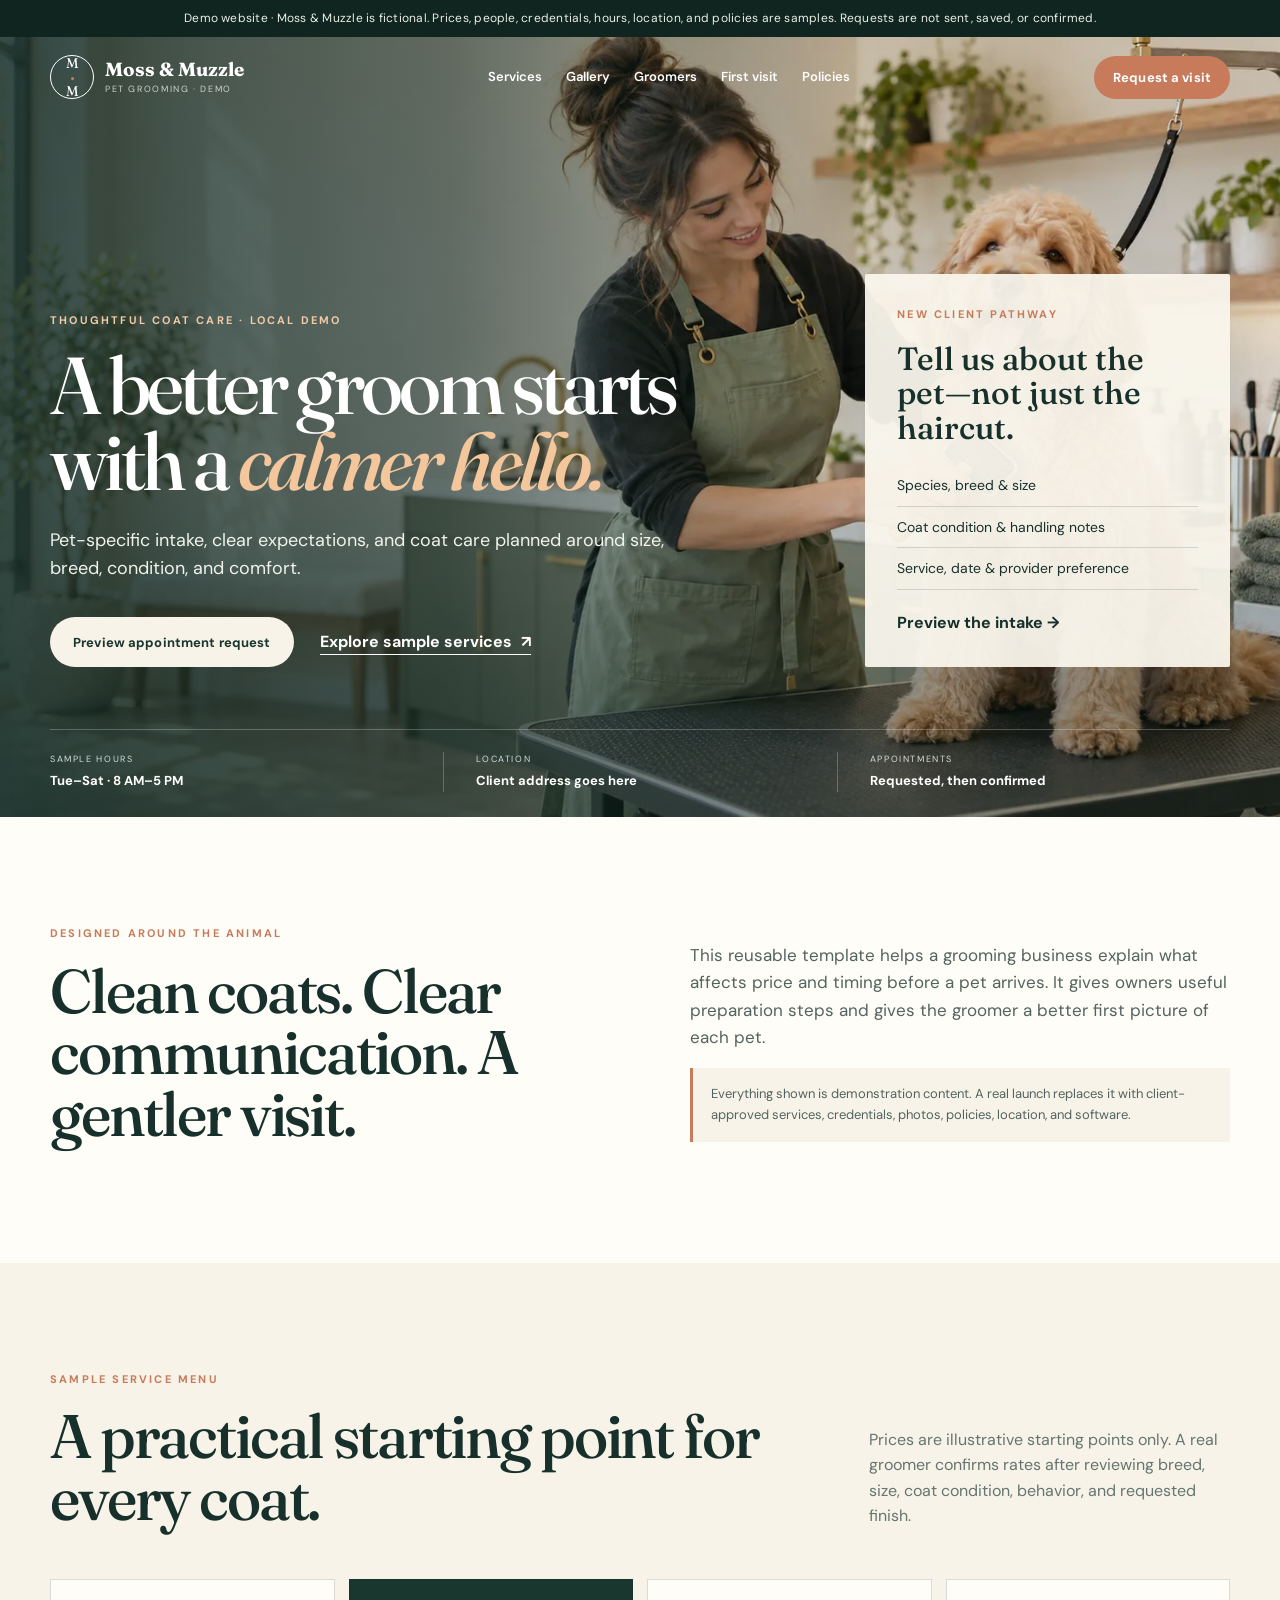
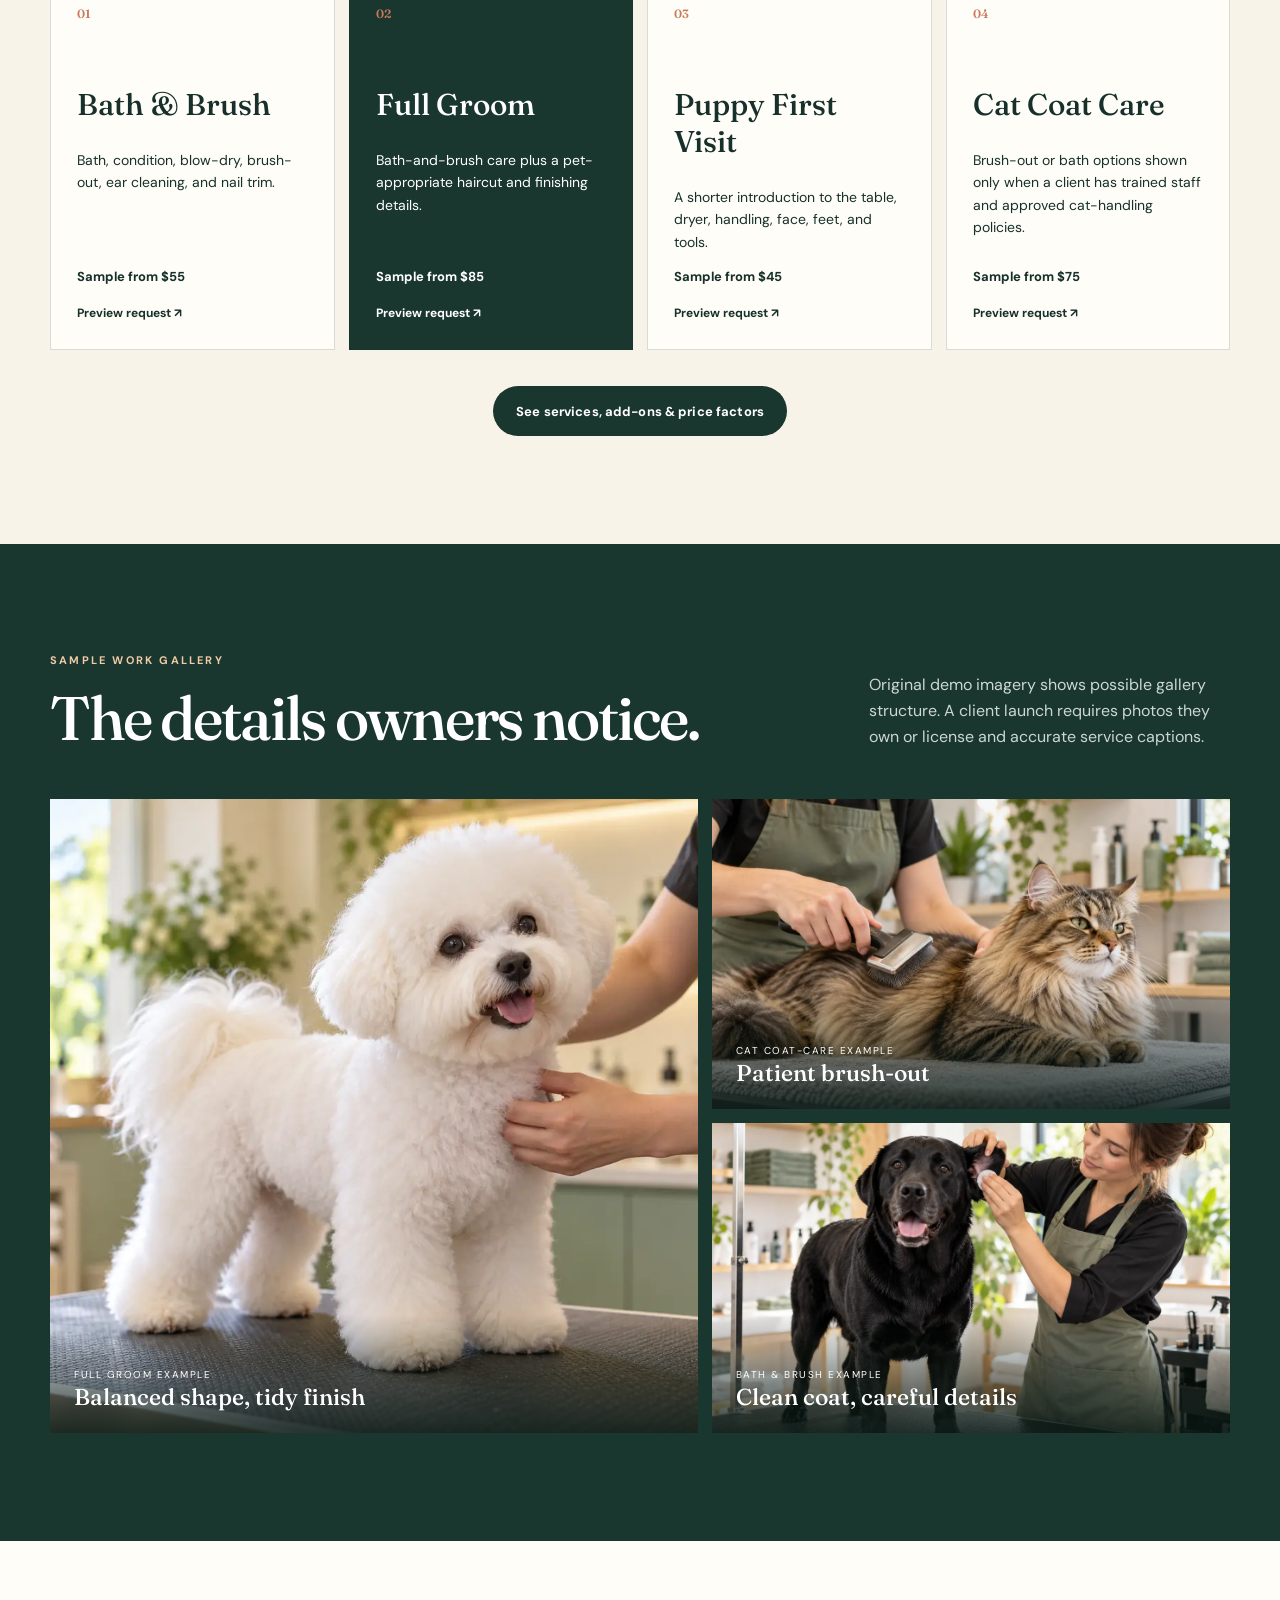
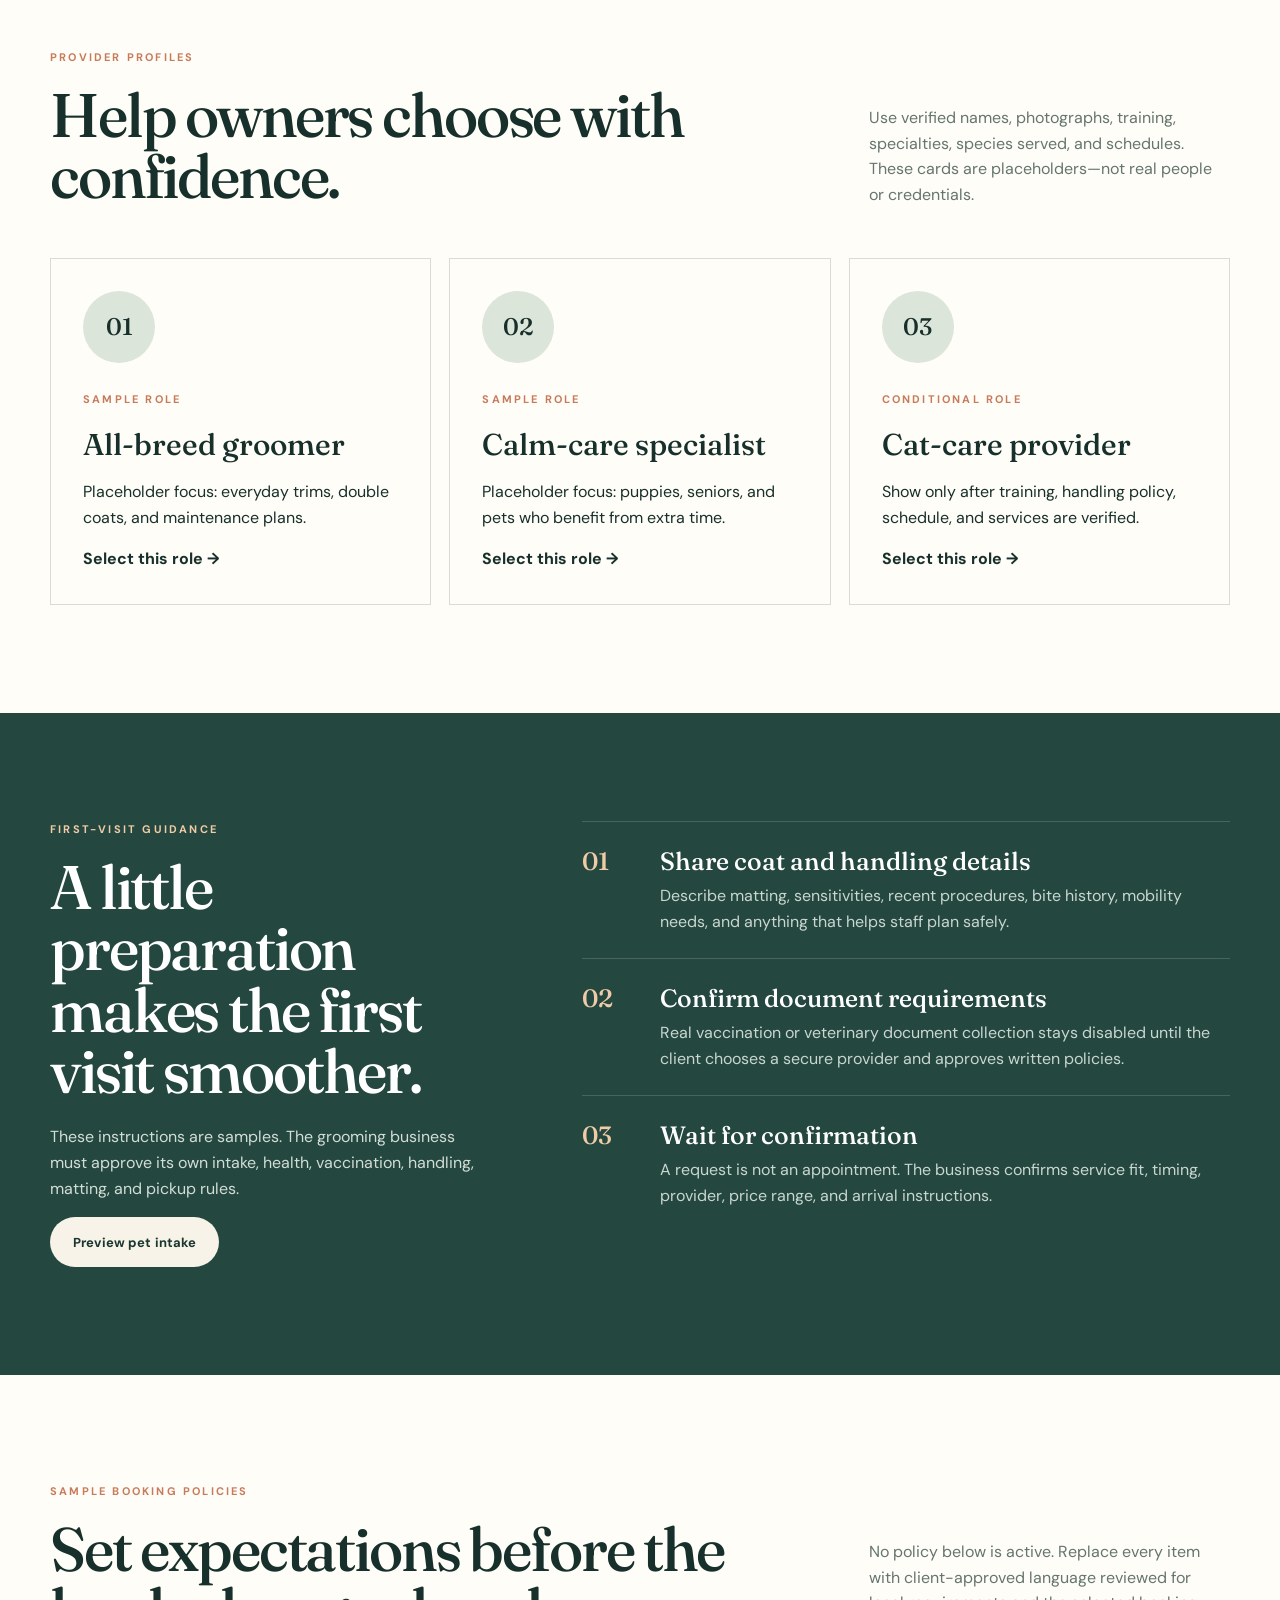
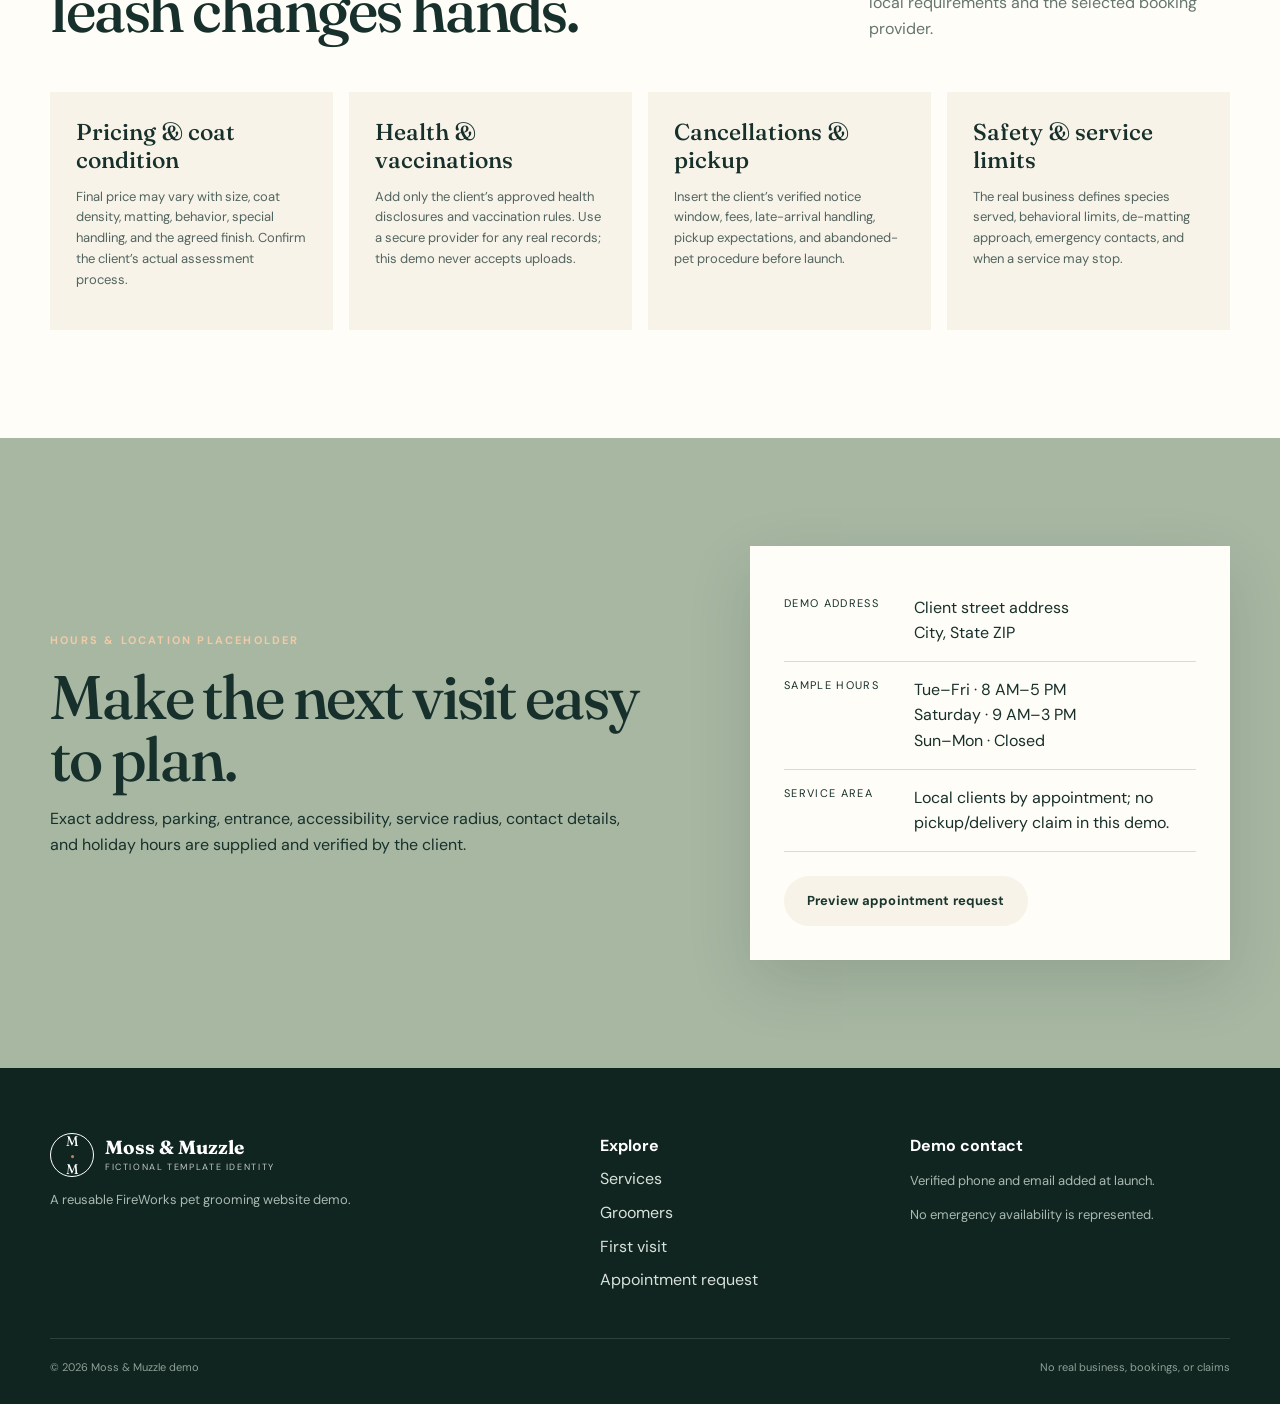
<file: index.html>
<!doctype html>
<html lang="en">
<head>
  <meta charset="utf-8">
  <meta name="viewport" content="width=device-width, initial-scale=1">
  <meta name="theme-color" content="#19362f">
  <meta name="robots" content="noindex, nofollow">
  <title>Moss &amp; Muzzle | Pet Grooming Website Demo</title>
  <meta name="description" content="Sample pet grooming website with demo services, first-visit guidance, groomer placeholders, policies, and a safe appointment request preview.">
  <meta property="og:title" content="Moss &amp; Muzzle | Pet Grooming Website Demo">
  <meta property="og:description" content="A reusable FireWorks pet grooming template with a pet-specific intake workflow.">
  <meta property="og:image" content="assets/pet-grooming-hero.webp">
  <link rel="icon" href="favicon.svg" type="image/svg+xml">
  <link rel="preconnect" href="https://fonts.googleapis.com">
  <link rel="preconnect" href="https://fonts.gstatic.com" crossorigin>
  <link href="https://fonts.googleapis.com/css2?family=DM+Sans:wght@400;500;600;700&amp;family=Fraunces:opsz,wght@9..144,500;9..144,650&amp;display=swap" rel="stylesheet">
  <link rel="stylesheet" href="styles.css">
  <script type="application/ld+json">
  {"@context":"https://schema.org","@type":"WebPage","name":"Moss & Muzzle Pet Grooming — demonstration website","description":"A fictional pet grooming website template with sample content.","about":{"@type":"LocalBusiness","name":"Moss & Muzzle — fictional demo identity","description":"Sample pet grooming business website. No real location, team, reviews, or availability are represented.","areaServed":{"@type":"AdministrativeArea","name":"Client-defined local service area"},"knowsAbout":["Dog grooming","Cat grooming","Bath and brush","Coat care"]}}
  </script>
  <script>document.documentElement.classList.add('js')</script>

<link rel="canonical" href="https://pet-grooming-site-1.vercel.app/">
<meta property="og:url" content="https://pet-grooming-site-1.vercel.app/">
</head>
<body>
  <div class="demo-bar">Demo website · Moss &amp; Muzzle is fictional. Prices, people, credentials, hours, location, and policies are samples. Requests are not sent, saved, or confirmed.</div>
  <a class="skip-link" href="#main">Skip to content</a>
  <header class="site-header" id="top">
    <a class="brand" href="index.html" aria-label="Moss and Muzzle demo home"><span class="brand-mark" aria-hidden="true">M<span>•</span>M</span><span><strong>Moss &amp; Muzzle</strong><small>Pet Grooming · Demo</small></span></a>
    <button class="menu-toggle" type="button" aria-label="Open menu" aria-expanded="false" aria-controls="site-nav"><span></span><span></span></button>
    <nav class="site-nav" id="site-nav" aria-label="Primary navigation"><a href="services.html">Services</a><a href="#gallery">Gallery</a><a href="#team">Groomers</a><a href="#first-visit">First visit</a><a href="#policies">Policies</a></nav>
    <a class="button button--small" href="booking.html">Request a visit</a>
  </header>

  <main id="main">
    <section class="hero" aria-labelledby="hero-title">
      <img class="hero-image" src="assets/pet-grooming-hero.webp" alt="Professional groomer gently brushing an apricot dog in a bright modern grooming studio" width="1600" height="900" fetchpriority="high">
      <div class="hero-shade" aria-hidden="true"></div>
      <div class="shell hero-content">
        <div class="hero-copy">
          <p class="eyebrow eyebrow--light">Thoughtful coat care · local demo</p>
          <h1 id="hero-title">A better groom starts with a <em>calmer hello.</em></h1>
          <p>Pet-specific intake, clear expectations, and coat care planned around size, breed, condition, and comfort.</p>
          <div class="hero-actions"><a class="button button--cream" href="booking.html">Preview appointment request</a><a class="text-link text-link--light" href="services.html">Explore sample services <span aria-hidden="true">↗</span></a></div>
        </div>
        <aside class="intake-card"><p class="eyebrow">New client pathway</p><h2>Tell us about the pet—not just the haircut.</h2><ul><li>Species, breed &amp; size</li><li>Coat condition &amp; handling notes</li><li>Service, date &amp; provider preference</li></ul><a href="booking.html">Preview the intake <span aria-hidden="true">→</span></a></aside>
      </div>
      <div class="shell hero-details"><div><span>Sample hours</span><strong>Tue–Sat · 8 AM–5 PM</strong></div><div><span>Location</span><strong>Client address goes here</strong></div><div><span>Appointments</span><strong>Requested, then confirmed</strong></div></div>
    </section>

    <section class="intro section shell">
      <div><p class="eyebrow">Designed around the animal</p><h2>Clean coats. Clear communication. A gentler visit.</h2></div>
      <div><p>This reusable template helps a grooming business explain what affects price and timing before a pet arrives. It gives owners useful preparation steps and gives the groomer a better first picture of each pet.</p><p class="sample-note">Everything shown is demonstration content. A real launch replaces it with client-approved services, credentials, photos, policies, location, and software.</p></div>
    </section>

    <section class="services section" aria-labelledby="services-title">
      <div class="shell"><div class="section-heading"><div><p class="eyebrow">Sample service menu</p><h2 id="services-title">A practical starting point for every coat.</h2></div><p>Prices are illustrative starting points only. A real groomer confirms rates after reviewing breed, size, coat condition, behavior, and requested finish.</p></div>
        <div class="service-grid">
          <article class="service-card"><span>01</span><h3>Bath &amp; Brush</h3><p>Bath, condition, blow-dry, brush-out, ear cleaning, and nail trim.</p><strong>Sample from $55</strong><a href="booking.html?service=Bath%20%26%20Brush">Preview request ↗</a></article>
          <article class="service-card featured"><span>02</span><h3>Full Groom</h3><p>Bath-and-brush care plus a pet-appropriate haircut and finishing details.</p><strong>Sample from $85</strong><a href="booking.html?service=Full%20Groom">Preview request ↗</a></article>
          <article class="service-card"><span>03</span><h3>Puppy First Visit</h3><p>A shorter introduction to the table, dryer, handling, face, feet, and tools.</p><strong>Sample from $45</strong><a href="booking.html?service=Puppy%20First%20Visit">Preview request ↗</a></article>
          <article class="service-card"><span>04</span><h3>Cat Coat Care</h3><p>Brush-out or bath options shown only when a client has trained staff and approved cat-handling policies.</p><strong>Sample from $75</strong><a href="booking.html?service=Cat%20Coat%20Care">Preview request ↗</a></article>
        </div>
        <div class="section-cta"><a class="button button--dark" href="services.html">See services, add-ons &amp; price factors</a></div>
      </div>
    </section>

    <section class="gallery-section section" id="gallery" aria-labelledby="gallery-title"><div class="shell">
      <div class="section-heading section-heading--light"><div><p class="eyebrow eyebrow--light">Sample work gallery</p><h2 id="gallery-title">The details owners notice.</h2></div><p>Original demo imagery shows possible gallery structure. A client launch requires photos they own or license and accurate service captions.</p></div>
      <div class="gallery">
        <figure class="gallery-card gallery-card--large"><img src="assets/gallery-bichon.webp" alt="Freshly groomed small white dog with a rounded fluffy trim" width="1200" height="900" loading="lazy"><figcaption><span>Full groom example</span><strong>Balanced shape, tidy finish</strong></figcaption></figure>
        <figure class="gallery-card"><img src="assets/gallery-cat.webp" alt="Professional groomer gently brushing a relaxed long-haired tabby cat" width="1200" height="900" loading="lazy"><figcaption><span>Cat coat-care example</span><strong>Patient brush-out</strong></figcaption></figure>
        <figure class="gallery-card"><img src="assets/gallery-lab.webp" alt="Professional groomer gently cleaning the ear of a black Labrador after a bath" width="1200" height="900" loading="lazy"><figcaption><span>Bath &amp; brush example</span><strong>Clean coat, careful details</strong></figcaption></figure>
      </div>
    </div></section>

    <section class="team section shell" id="team" aria-labelledby="team-title"><div class="section-heading"><div><p class="eyebrow">Provider profiles</p><h2 id="team-title">Help owners choose with confidence.</h2></div><p>Use verified names, photographs, training, specialties, species served, and schedules. These cards are placeholders—not real people or credentials.</p></div>
      <div class="profile-grid">
        <article><div class="profile-icon">01</div><p class="eyebrow">Sample role</p><h3>All-breed groomer</h3><p>Placeholder focus: everyday trims, double coats, and maintenance plans.</p><a href="booking.html?provider=All-breed%20groomer">Select this role →</a></article>
        <article><div class="profile-icon">02</div><p class="eyebrow">Sample role</p><h3>Calm-care specialist</h3><p>Placeholder focus: puppies, seniors, and pets who benefit from extra time.</p><a href="booking.html?provider=Calm-care%20specialist">Select this role →</a></article>
        <article><div class="profile-icon">03</div><p class="eyebrow">Conditional role</p><h3>Cat-care provider</h3><p>Show only after training, handling policy, schedule, and services are verified.</p><a href="booking.html?provider=Cat-care%20provider">Select this role →</a></article>
      </div>
    </section>

    <section class="visit section" id="first-visit" aria-labelledby="visit-title"><div class="shell visit-grid"><div><p class="eyebrow eyebrow--light">First-visit guidance</p><h2 id="visit-title">A little preparation makes the first visit smoother.</h2><p>These instructions are samples. The grooming business must approve its own intake, health, vaccination, handling, matting, and pickup rules.</p><a class="button button--cream" href="booking.html">Preview pet intake</a></div><ol><li><span>01</span><div><h3>Share coat and handling details</h3><p>Describe matting, sensitivities, recent procedures, bite history, mobility needs, and anything that helps staff plan safely.</p></div></li><li><span>02</span><div><h3>Confirm document requirements</h3><p>Real vaccination or veterinary document collection stays disabled until the client chooses a secure provider and approves written policies.</p></div></li><li><span>03</span><div><h3>Wait for confirmation</h3><p>A request is not an appointment. The business confirms service fit, timing, provider, price range, and arrival instructions.</p></div></li></ol></div></section>

    <section class="policies section shell" id="policies" aria-labelledby="policies-title"><div class="section-heading"><div><p class="eyebrow">Sample booking policies</p><h2 id="policies-title">Set expectations before the leash changes hands.</h2></div><p>No policy below is active. Replace every item with client-approved language reviewed for local requirements and the selected booking provider.</p></div>
      <div class="policy-grid"><article><h3>Pricing &amp; coat condition</h3><p>Final price may vary with size, coat density, matting, behavior, special handling, and the agreed finish. Confirm the client’s actual assessment process.</p></article><article><h3>Health &amp; vaccinations</h3><p>Add only the client’s approved health disclosures and vaccination rules. Use a secure provider for any real records; this demo never accepts uploads.</p></article><article><h3>Cancellations &amp; pickup</h3><p>Insert the client’s verified notice window, fees, late-arrival handling, pickup expectations, and abandoned-pet procedure before launch.</p></article><article><h3>Safety &amp; service limits</h3><p>The real business defines species served, behavioral limits, de-matting approach, emergency contacts, and when a service may stop.</p></article></div>
    </section>

    <section class="location section"><div class="shell location-grid"><div><p class="eyebrow eyebrow--light">Hours &amp; location placeholder</p><h2>Make the next visit easy to plan.</h2><p>Exact address, parking, entrance, accessibility, service radius, contact details, and holiday hours are supplied and verified by the client.</p></div><div class="location-card"><dl><div><dt>Demo address</dt><dd>Client street address<br>City, State ZIP</dd></div><div><dt>Sample hours</dt><dd>Tue–Fri · 8 AM–5 PM<br>Saturday · 9 AM–3 PM<br>Sun–Mon · Closed</dd></div><div><dt>Service area</dt><dd>Local clients by appointment; no pickup/delivery claim in this demo.</dd></div></dl><a class="button button--cream" href="booking.html">Preview appointment request</a></div></div></section>
  </main>

  <footer class="site-footer"><div class="shell footer-grid"><div><a class="brand brand--footer" href="index.html"><span class="brand-mark" aria-hidden="true">M<span>•</span>M</span><span><strong>Moss &amp; Muzzle</strong><small>Fictional template identity</small></span></a><p>A reusable FireWorks pet grooming website demo.</p></div><nav aria-label="Footer navigation"><strong>Explore</strong><a href="services.html">Services</a><a href="#team">Groomers</a><a href="#first-visit">First visit</a><a href="booking.html">Appointment request</a></nav><div><strong>Demo contact</strong><p>Verified phone and email added at launch.</p><p>No emergency availability is represented.</p></div></div><div class="shell footer-base"><span>© <span id="current-year">2026</span> Moss &amp; Muzzle demo</span><span>No real business, bookings, or claims</span></div></footer>
  <a class="mobile-cta" href="booking.html">Request a visit</a>
  <script src="script.js" defer></script>
</body>
</html>
</file>
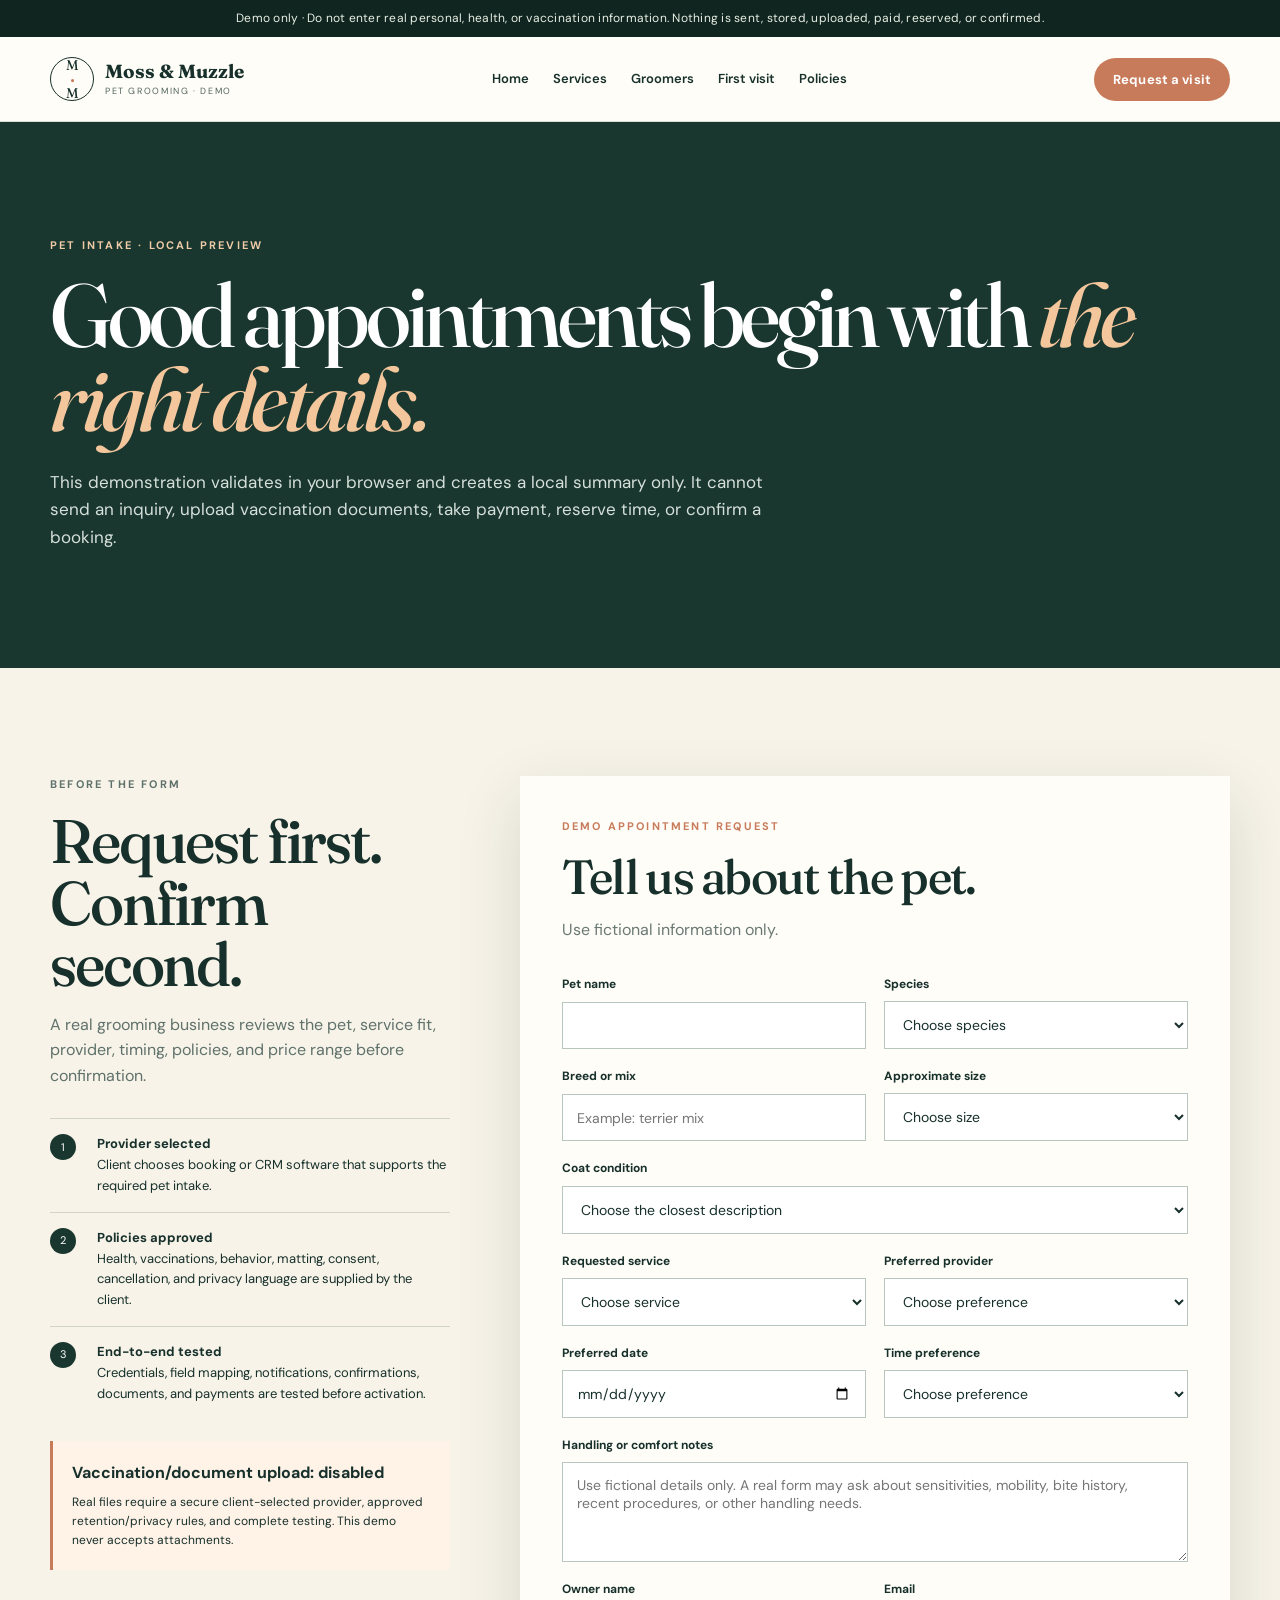
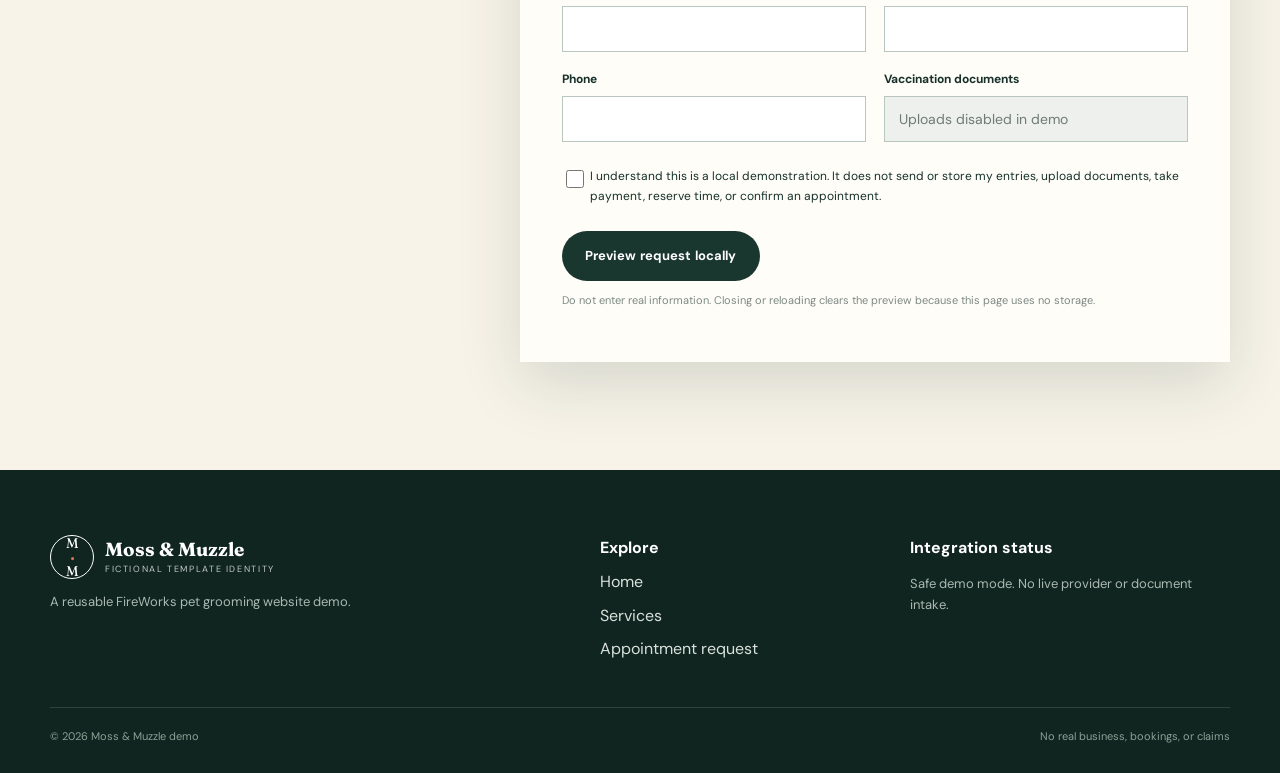
<file: booking.html>
<!doctype html>
<html lang="en"><head><meta charset="utf-8"><meta name="viewport" content="width=device-width, initial-scale=1"><meta name="theme-color" content="#19362f"><meta name="robots" content="noindex, nofollow"><title>Appointment Request Preview | Moss &amp; Muzzle Demo</title><meta name="description" content="Safe local-only pet grooming appointment request demo with species, breed, size, coat condition, service, date, and provider fields."><link rel="icon" href="favicon.svg" type="image/svg+xml"><link rel="preconnect" href="https://fonts.googleapis.com"><link rel="preconnect" href="https://fonts.gstatic.com" crossorigin><link href="https://fonts.googleapis.com/css2?family=DM+Sans:wght@400;500;600;700&amp;family=Fraunces:opsz,wght@9..144,500;9..144,650&amp;display=swap" rel="stylesheet"><link rel="stylesheet" href="styles.css">
<link rel="canonical" href="https://pet-grooming-site-1.vercel.app/booking.html">
<meta property="og:title" content="Appointment Request Preview | Moss &amp; Muzzle Demo">
<meta property="og:description" content="Safe local-only pet grooming appointment request demo with species, breed, size, coat condition, service, date, and provider fields.">
<meta property="og:url" content="https://pet-grooming-site-1.vercel.app/booking.html">
</head>
<body class="subpage-body"><div class="demo-bar">Demo only · Do not enter real personal, health, or vaccination information. Nothing is sent, stored, uploaded, paid, reserved, or confirmed.</div><a class="skip-link" href="#main">Skip to content</a>
<header class="site-header is-scrolled" id="top"><a class="brand" href="index.html"><span class="brand-mark" aria-hidden="true">M<span>•</span>M</span><span><strong>Moss &amp; Muzzle</strong><small>Pet Grooming · Demo</small></span></a><button class="menu-toggle" type="button" aria-label="Open menu" aria-expanded="false" aria-controls="site-nav"><span></span><span></span></button><nav class="site-nav" id="site-nav" aria-label="Primary navigation"><a href="index.html">Home</a><a href="services.html">Services</a><a href="index.html#team">Groomers</a><a href="index.html#first-visit">First visit</a><a href="index.html#policies">Policies</a></nav><a class="button button--small" href="booking.html" aria-current="page">Request a visit</a></header>
<main id="main"><section class="subhero subhero--booking"><div class="shell"><p class="eyebrow eyebrow--light">Pet intake · local preview</p><h1>Good appointments begin with <em>the right details.</em></h1><p>This demonstration validates in your browser and creates a local summary only. It cannot send an inquiry, upload vaccination documents, take payment, reserve time, or confirm a booking.</p></div></section>
<section class="booking-section section"><div class="shell booking-layout"><aside class="booking-intro"><p class="eyebrow">Before the form</p><h2>Request first. Confirm second.</h2><p>A real grooming business reviews the pet, service fit, provider, timing, policies, and price range before confirmation.</p><div class="gate-list"><div><span>1</span><p><strong>Provider selected</strong><br>Client chooses booking or CRM software that supports the required pet intake.</p></div><div><span>2</span><p><strong>Policies approved</strong><br>Health, vaccinations, behavior, matting, consent, cancellation, and privacy language are supplied by the client.</p></div><div><span>3</span><p><strong>End-to-end tested</strong><br>Credentials, field mapping, notifications, confirmations, documents, and payments are tested before activation.</p></div></div><div class="document-lock"><strong>Vaccination/document upload: disabled</strong><p>Real files require a secure client-selected provider, approved retention/privacy rules, and complete testing. This demo never accepts attachments.</p></div><div class="provider-card" id="provider-card" hidden><p id="provider-label"></p><a class="button button--dark" id="provider-link" target="_blank" rel="noopener noreferrer">Open verified provider ↗</a><small>The provider handles real data, availability, documents, consent, confirmations, and payments.</small></div></aside>
<div class="form-card"><form id="intake-form" novalidate><div class="form-heading"><p class="eyebrow">Demo appointment request</p><h2>Tell us about the pet.</h2><p>Use fictional information only.</p></div><div class="form-grid">
  <label>Pet name <input name="petName" required autocomplete="off" maxlength="40"></label>
  <label>Species <select name="species" required><option value="">Choose species</option><option>Dog</option><option>Cat</option><option>Other / needs review</option></select></label>
  <label>Breed or mix <input name="breed" required autocomplete="off" maxlength="60" placeholder="Example: terrier mix"></label>
  <label>Approximate size <select name="size" required><option value="">Choose size</option><option>Under 15 lb</option><option>15–30 lb</option><option>31–50 lb</option><option>51–75 lb</option><option>Over 75 lb</option><option>Cat / size discussed</option></select></label>
  <label class="wide">Coat condition <select name="coat" required><option value="">Choose the closest description</option><option>Maintained / brushes easily</option><option>Some tangles or compacted undercoat</option><option>Significant matting — needs assessment</option><option>Short coat / shedding support</option><option>Unsure — please advise</option></select></label>
  <label>Requested service <select id="service" name="service" required><option value="">Choose service</option><option>Bath &amp; Brush</option><option>Full Groom</option><option>Puppy First Visit</option><option>Cat Coat Care</option><option>Nail Trim</option><option>Face, Feet &amp; Sanitary Tidy</option><option>Not sure — consultation</option></select></label>
  <label>Preferred provider <select id="provider" name="provider" required><option value="">Choose preference</option><option>First appropriate provider</option><option>All-breed groomer</option><option>Calm-care specialist</option><option>Cat-care provider</option></select></label>
  <label>Preferred date <input type="date" name="date" required></label>
  <label>Time preference <select name="time" required><option value="">Choose preference</option><option>Morning</option><option>Midday</option><option>Afternoon</option><option>First available</option></select></label>
  <label class="wide">Handling or comfort notes <textarea name="handling" rows="4" maxlength="500" placeholder="Use fictional details only. A real form may ask about sensitivities, mobility, bite history, recent procedures, or other handling needs."></textarea></label>
  <label>Owner name <input name="ownerName" required autocomplete="off" maxlength="60"></label>
  <label>Email <input name="email" type="email" required autocomplete="off" maxlength="120"></label>
  <label>Phone <input name="phone" type="tel" required autocomplete="off" maxlength="30"></label>
  <label>Vaccination documents <input type="text" value="Uploads disabled in demo" disabled></label>
</div><label class="check"><input type="checkbox" name="acknowledge" required><span>I understand this is a local demonstration. It does not send or store my entries, upload documents, take payment, reserve time, or confirm an appointment.</span></label><button class="button button--dark" type="submit">Preview request locally</button><p class="form-disclaimer">Do not enter real information. Closing or reloading clears the preview because this page uses no storage.</p></form>
<div class="result-card" id="result-card" hidden tabindex="-1" aria-live="polite"><p class="eyebrow">Local preview only</p><h2>No request was sent.</h2><p>This is the information a configured provider could receive after client approval and testing. Nothing was saved, uploaded, paid, reserved, or confirmed.</p><dl id="request-summary"></dl><button class="button button--ghost" id="edit-request" type="button">Edit local preview</button></div></div></div></section></main>
<footer class="site-footer"><div class="shell footer-grid"><div><a class="brand brand--footer" href="index.html"><span class="brand-mark" aria-hidden="true">M<span>•</span>M</span><span><strong>Moss &amp; Muzzle</strong><small>Fictional template identity</small></span></a><p>A reusable FireWorks pet grooming website demo.</p></div><nav><strong>Explore</strong><a href="index.html">Home</a><a href="services.html">Services</a><a href="booking.html">Appointment request</a></nav><div><strong>Integration status</strong><p>Safe demo mode. No live provider or document intake.</p></div></div><div class="shell footer-base"><span>© <span id="current-year">2026</span> Moss &amp; Muzzle demo</span><span>No real business, bookings, or claims</span></div></footer><script src="booking-config.js"></script><script src="script.js" defer></script></body></html>
</file>
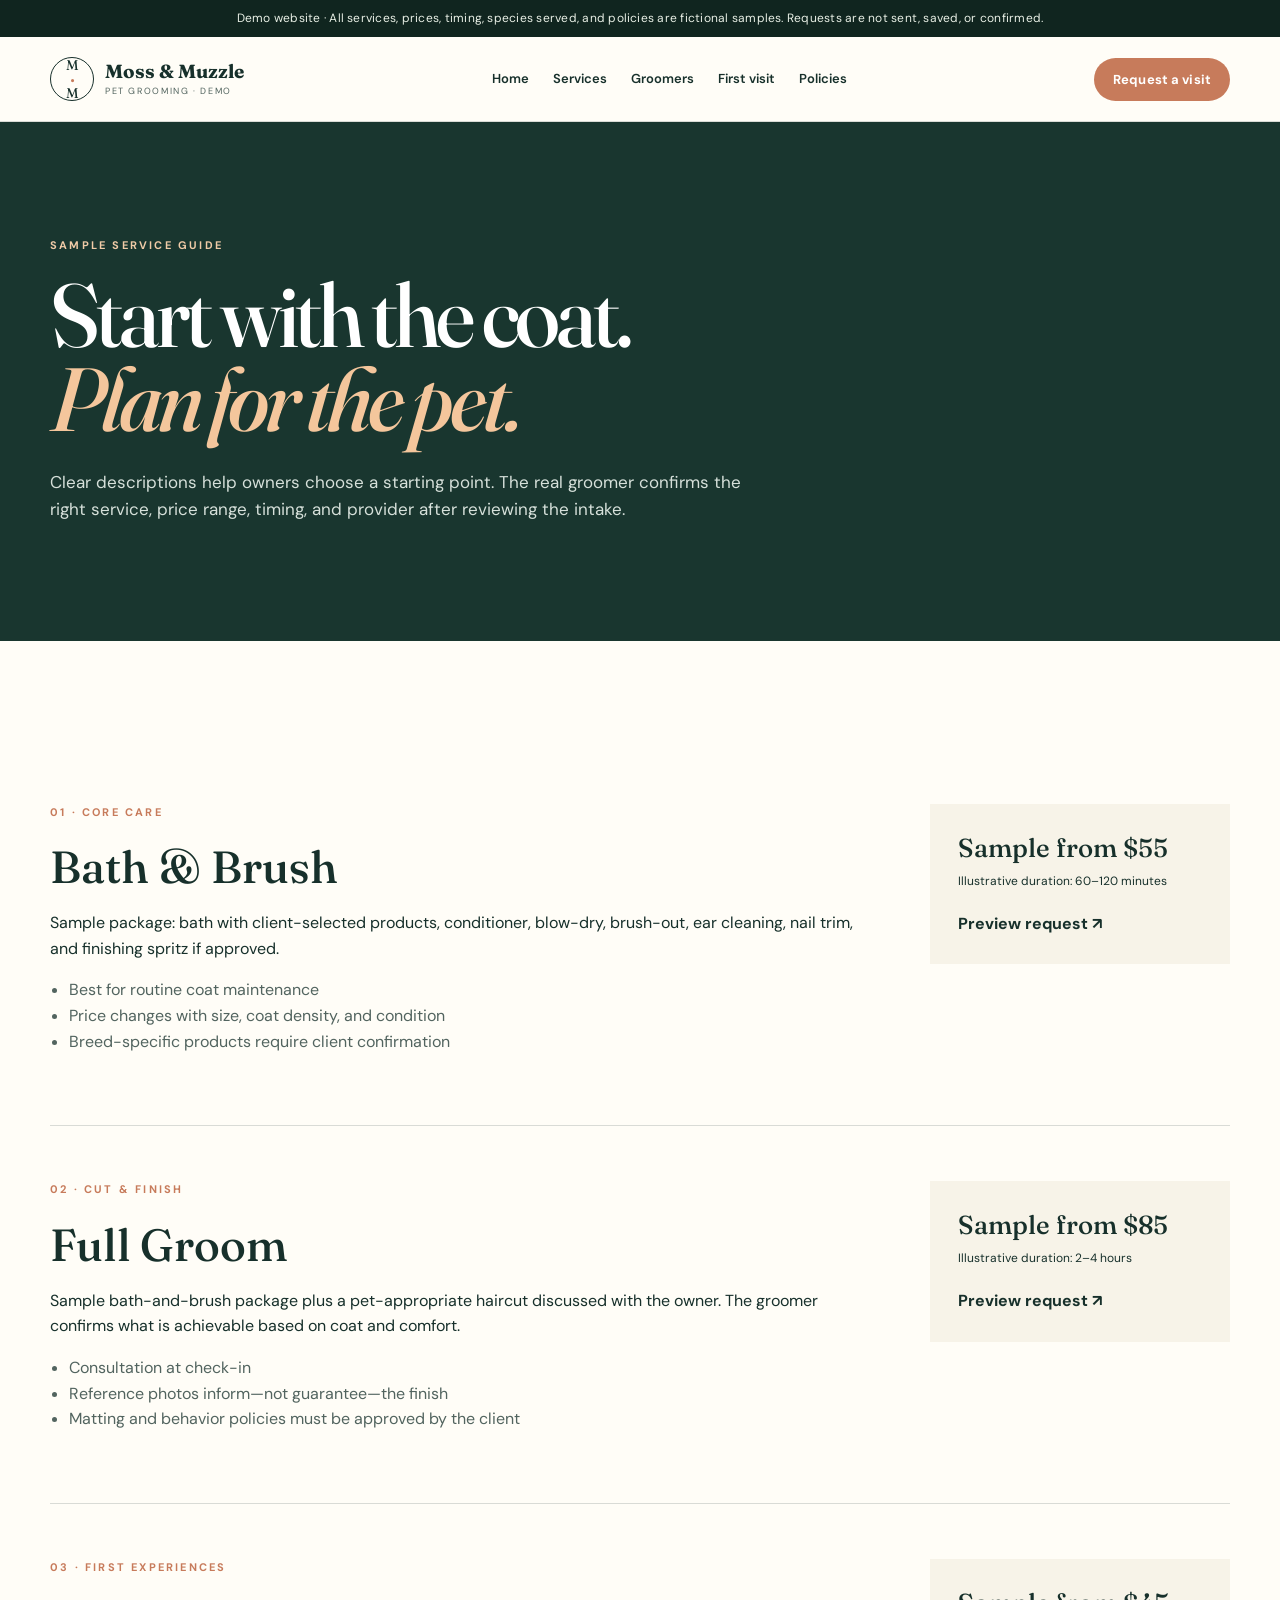
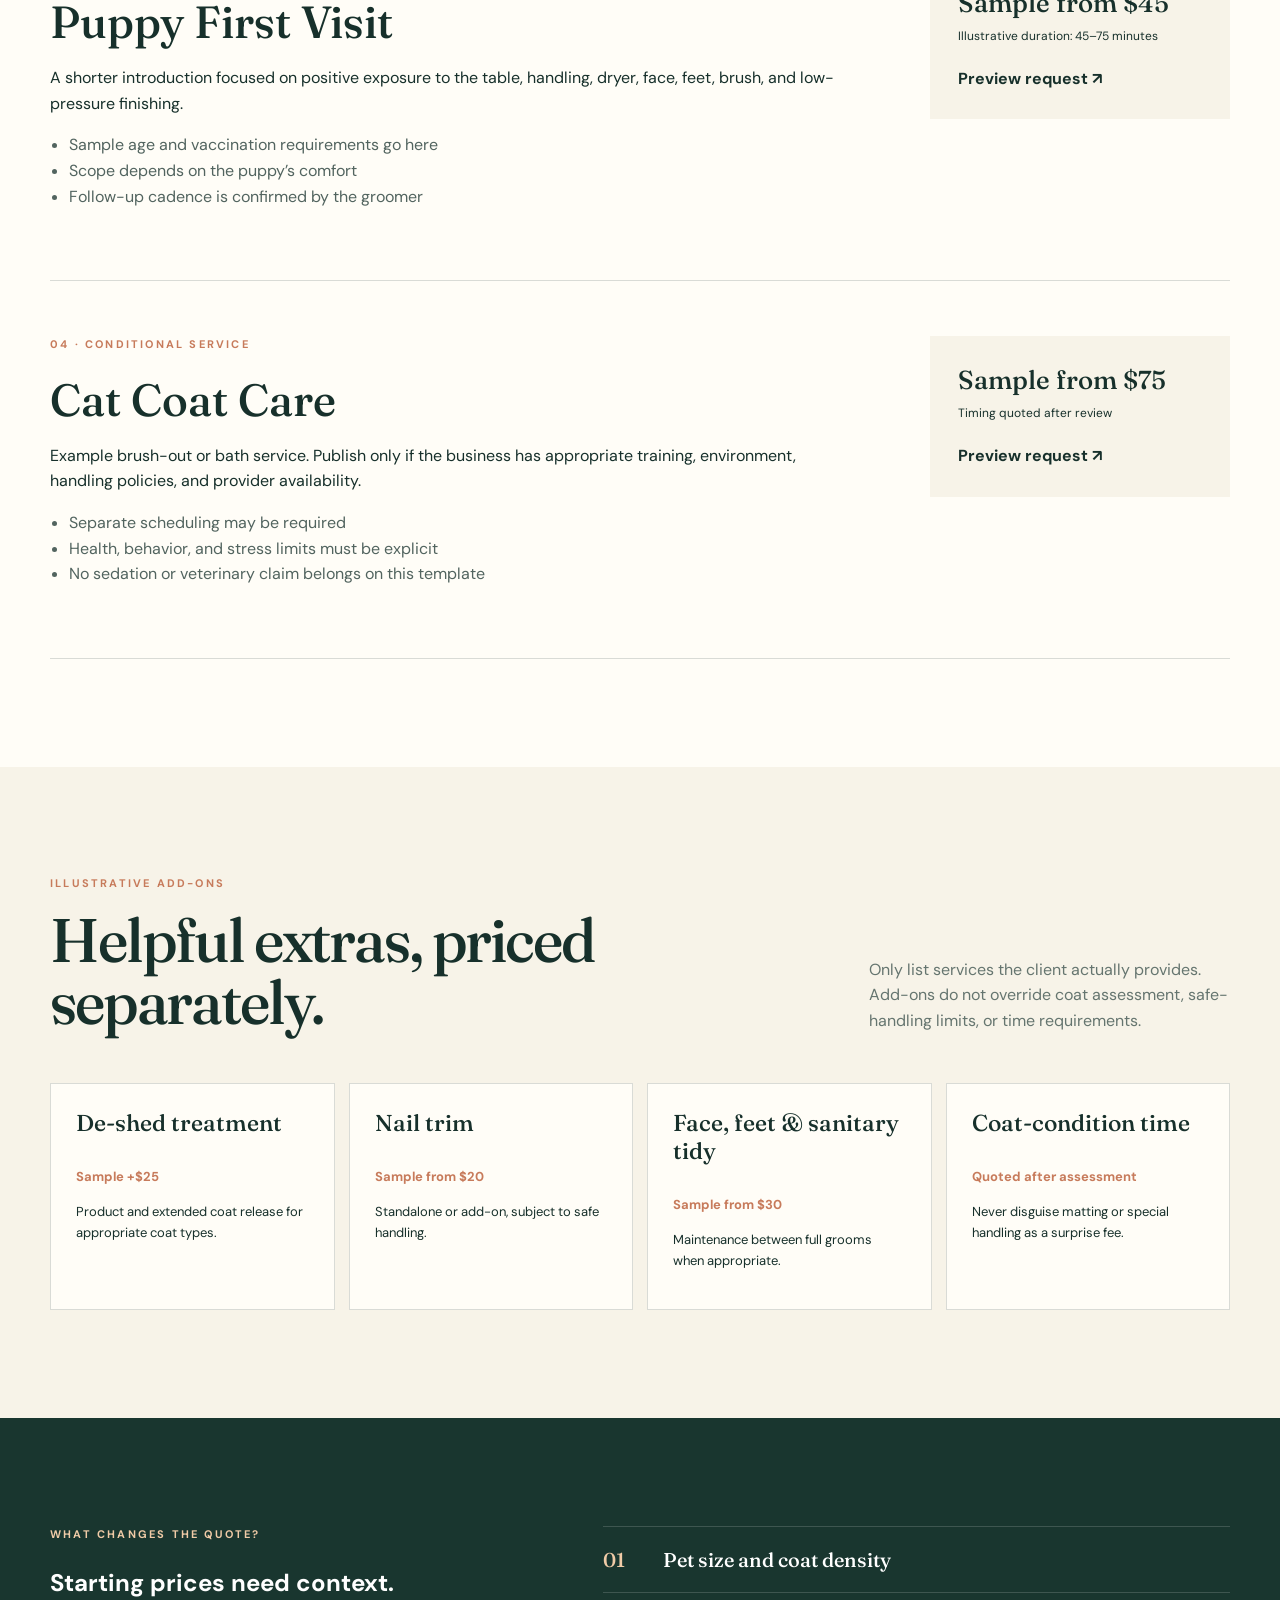
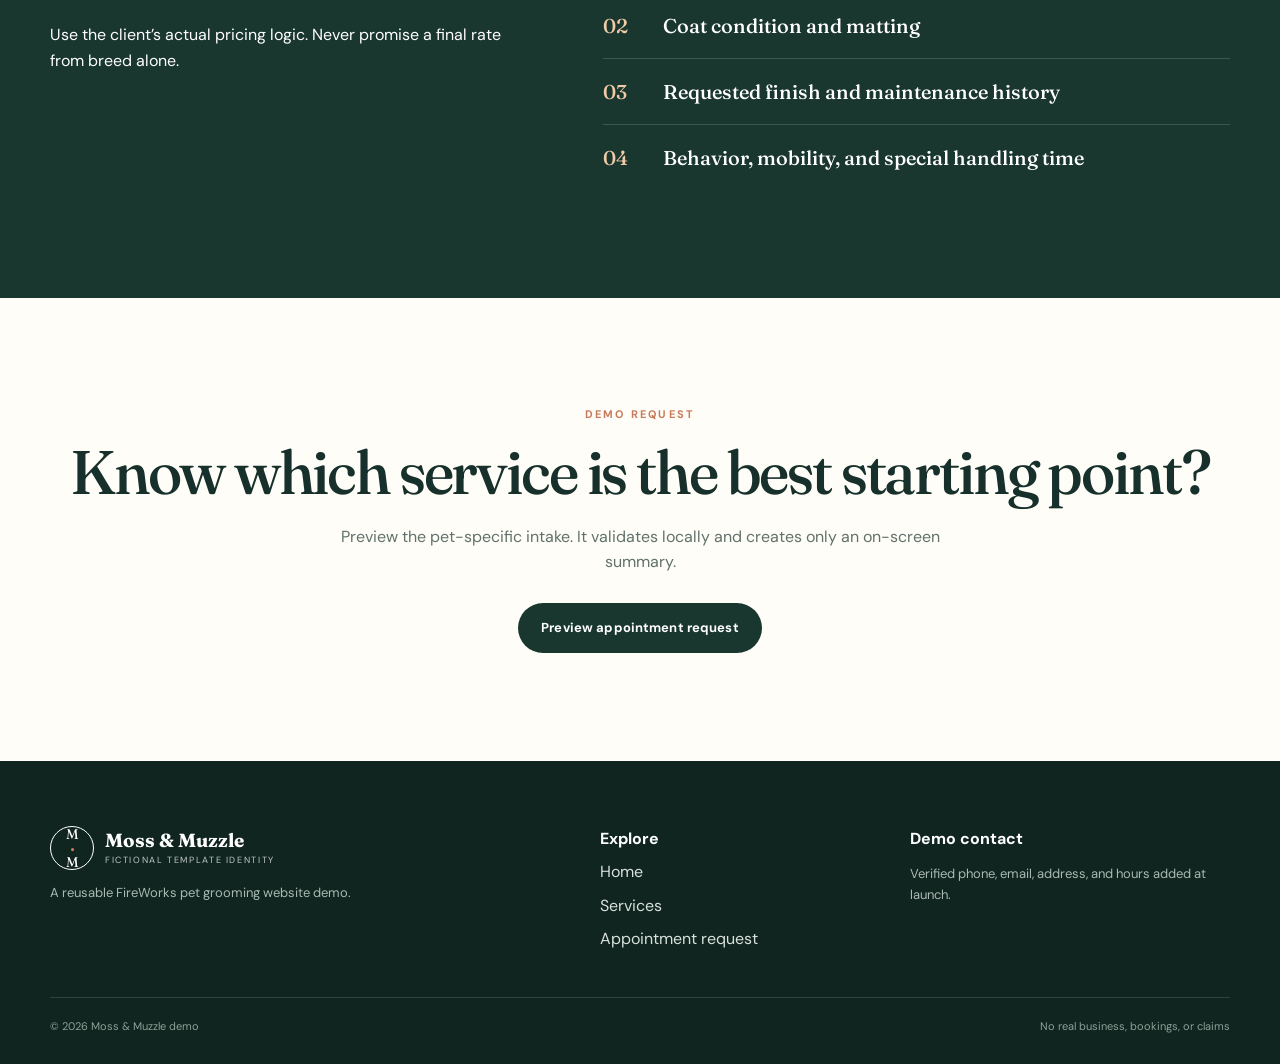
<file: services.html>
<!doctype html>
<html lang="en"><head><meta charset="utf-8"><meta name="viewport" content="width=device-width, initial-scale=1"><meta name="theme-color" content="#19362f"><meta name="robots" content="noindex, nofollow"><title>Sample Services &amp; Pricing | Moss &amp; Muzzle Demo</title><meta name="description" content="Demo pet grooming service menu with sample pricing, coat-condition guidance, add-ons, and transparent price factors."><link rel="icon" href="favicon.svg" type="image/svg+xml"><link rel="preconnect" href="https://fonts.googleapis.com"><link rel="preconnect" href="https://fonts.gstatic.com" crossorigin><link href="https://fonts.googleapis.com/css2?family=DM+Sans:wght@400;500;600;700&amp;family=Fraunces:opsz,wght@9..144,500;9..144,650&amp;display=swap" rel="stylesheet"><link rel="stylesheet" href="styles.css">
<link rel="canonical" href="https://pet-grooming-site-1.vercel.app/services.html">
<meta property="og:title" content="Sample Services &amp; Pricing | Moss &amp; Muzzle Demo">
<meta property="og:description" content="Demo pet grooming service menu with sample pricing, coat-condition guidance, add-ons, and transparent price factors.">
<meta property="og:url" content="https://pet-grooming-site-1.vercel.app/services.html">
</head>
<body class="subpage-body"><div class="demo-bar">Demo website · All services, prices, timing, species served, and policies are fictional samples. Requests are not sent, saved, or confirmed.</div><a class="skip-link" href="#main">Skip to content</a>
<header class="site-header is-scrolled" id="top"><a class="brand" href="index.html"><span class="brand-mark" aria-hidden="true">M<span>•</span>M</span><span><strong>Moss &amp; Muzzle</strong><small>Pet Grooming · Demo</small></span></a><button class="menu-toggle" type="button" aria-label="Open menu" aria-expanded="false" aria-controls="site-nav"><span></span><span></span></button><nav class="site-nav" id="site-nav" aria-label="Primary navigation"><a href="index.html">Home</a><a href="services.html" aria-current="page">Services</a><a href="index.html#team">Groomers</a><a href="index.html#first-visit">First visit</a><a href="index.html#policies">Policies</a></nav><a class="button button--small" href="booking.html">Request a visit</a></header>
<main id="main"><section class="subhero"><div class="shell"><p class="eyebrow eyebrow--light">Sample service guide</p><h1>Start with the coat.<br><em>Plan for the pet.</em></h1><p>Clear descriptions help owners choose a starting point. The real groomer confirms the right service, price range, timing, and provider after reviewing the intake.</p></div></section>
<section class="section shell detail-list">
  <article id="bath"><div><p class="eyebrow">01 · Core care</p><h2>Bath &amp; Brush</h2><p>Sample package: bath with client-selected products, conditioner, blow-dry, brush-out, ear cleaning, nail trim, and finishing spritz if approved.</p><ul><li>Best for routine coat maintenance</li><li>Price changes with size, coat density, and condition</li><li>Breed-specific products require client confirmation</li></ul></div><aside><strong>Sample from $55</strong><span>Illustrative duration: 60–120 minutes</span><a href="booking.html?service=Bath%20%26%20Brush">Preview request ↗</a></aside></article>
  <article id="full-groom"><div><p class="eyebrow">02 · Cut &amp; finish</p><h2>Full Groom</h2><p>Sample bath-and-brush package plus a pet-appropriate haircut discussed with the owner. The groomer confirms what is achievable based on coat and comfort.</p><ul><li>Consultation at check-in</li><li>Reference photos inform—not guarantee—the finish</li><li>Matting and behavior policies must be approved by the client</li></ul></div><aside><strong>Sample from $85</strong><span>Illustrative duration: 2–4 hours</span><a href="booking.html?service=Full%20Groom">Preview request ↗</a></aside></article>
  <article id="puppy"><div><p class="eyebrow">03 · First experiences</p><h2>Puppy First Visit</h2><p>A shorter introduction focused on positive exposure to the table, handling, dryer, face, feet, brush, and low-pressure finishing.</p><ul><li>Sample age and vaccination requirements go here</li><li>Scope depends on the puppy’s comfort</li><li>Follow-up cadence is confirmed by the groomer</li></ul></div><aside><strong>Sample from $45</strong><span>Illustrative duration: 45–75 minutes</span><a href="booking.html?service=Puppy%20First%20Visit">Preview request ↗</a></aside></article>
  <article id="cat"><div><p class="eyebrow">04 · Conditional service</p><h2>Cat Coat Care</h2><p>Example brush-out or bath service. Publish only if the business has appropriate training, environment, handling policies, and provider availability.</p><ul><li>Separate scheduling may be required</li><li>Health, behavior, and stress limits must be explicit</li><li>No sedation or veterinary claim belongs on this template</li></ul></div><aside><strong>Sample from $75</strong><span>Timing quoted after review</span><a href="booking.html?service=Cat%20Coat%20Care">Preview request ↗</a></aside></article>
</section>
<section class="addons section"><div class="shell"><div class="section-heading"><div><p class="eyebrow">Illustrative add-ons</p><h2>Helpful extras, priced separately.</h2></div><p>Only list services the client actually provides. Add-ons do not override coat assessment, safe-handling limits, or time requirements.</p></div><div class="addon-grid"><article><h3>De-shed treatment</h3><strong>Sample +$25</strong><p>Product and extended coat release for appropriate coat types.</p></article><article><h3>Nail trim</h3><strong>Sample from $20</strong><p>Standalone or add-on, subject to safe handling.</p></article><article><h3>Face, feet &amp; sanitary tidy</h3><strong>Sample from $30</strong><p>Maintenance between full grooms when appropriate.</p></article><article><h3>Coat-condition time</h3><strong>Quoted after assessment</strong><p>Never disguise matting or special handling as a surprise fee.</p></article></div></div></section>
<section class="price-factors section"><div class="shell price-grid"><div><p class="eyebrow eyebrow--light">What changes the quote?</p><h2>Starting prices need context.</h2><p>Use the client’s actual pricing logic. Never promise a final rate from breed alone.</p></div><ul><li><span>01</span>Pet size and coat density</li><li><span>02</span>Coat condition and matting</li><li><span>03</span>Requested finish and maintenance history</li><li><span>04</span>Behavior, mobility, and special handling time</li></ul></div></section>
<section class="section shell service-cta"><p class="eyebrow">Demo request</p><h2>Know which service is the best starting point?</h2><p>Preview the pet-specific intake. It validates locally and creates only an on-screen summary.</p><a class="button button--dark" href="booking.html">Preview appointment request</a></section></main>
<footer class="site-footer"><div class="shell footer-grid"><div><a class="brand brand--footer" href="index.html"><span class="brand-mark" aria-hidden="true">M<span>•</span>M</span><span><strong>Moss &amp; Muzzle</strong><small>Fictional template identity</small></span></a><p>A reusable FireWorks pet grooming website demo.</p></div><nav><strong>Explore</strong><a href="index.html">Home</a><a href="services.html">Services</a><a href="booking.html">Appointment request</a></nav><div><strong>Demo contact</strong><p>Verified phone, email, address, and hours added at launch.</p></div></div><div class="shell footer-base"><span>© <span id="current-year">2026</span> Moss &amp; Muzzle demo</span><span>No real business, bookings, or claims</span></div></footer><script src="script.js" defer></script></body></html>
</file>
<file: styles.css>
:root{--ink:#17302b;--forest:#19362f;--forest-2:#24483f;--sage:#92a892;--sage-soft:#dce5da;--cream:#f7f3e8;--paper:#fffdf7;--clay:#c77b5b;--gold:#d6a85e;--line:rgba(23,48,43,.16);--shadow:0 22px 60px rgba(19,46,39,.14);--serif:"Fraunces",Georgia,serif;--sans:"DM Sans",Arial,sans-serif}
*{box-sizing:border-box}html{scroll-behavior:smooth}body{margin:0;color:var(--ink);background:var(--paper);font-family:var(--sans);line-height:1.6}.shell{width:min(1180px,calc(100% - 40px));margin-inline:auto}.section{padding:108px 0}img{display:block;max-width:100%}a{color:inherit}.skip-link{position:fixed;left:16px;top:-80px;z-index:1000;background:white;padding:12px 18px;border-radius:8px}.skip-link:focus{top:16px}.demo-bar{position:relative;z-index:60;padding:9px 18px;background:#10251f;color:#e8efe5;text-align:center;font-size:12px;letter-spacing:.02em}.site-header{position:absolute;z-index:50;top:35px;left:0;right:0;display:grid;grid-template-columns:auto 1fr auto;align-items:center;gap:36px;padding:20px max(20px,calc((100% - 1180px)/2));color:white;transition:.25s}.site-header.is-scrolled,.subpage-body .site-header{position:relative;top:0;color:var(--ink);background:rgba(255,253,247,.98);border-bottom:1px solid var(--line)}.brand{display:flex;align-items:center;gap:11px;text-decoration:none;line-height:1}.brand-mark{display:grid;place-items:center;width:44px;height:44px;border:1px solid currentColor;border-radius:50%;font-family:var(--serif);font-size:14px}.brand-mark span{color:var(--clay)}.brand strong,.brand small{display:block}.brand strong{font-family:var(--serif);font-size:19px}.brand small{margin-top:6px;font-size:9px;text-transform:uppercase;letter-spacing:.18em;opacity:.75}.site-nav{display:flex;justify-content:center;gap:24px}.site-nav a{text-decoration:none;font-size:13px;font-weight:600}.site-nav a:hover,.site-nav a:focus-visible{text-decoration:underline;text-underline-offset:5px}.menu-toggle{display:none;background:none;border:0;color:inherit}.button{display:inline-flex;align-items:center;justify-content:center;min-height:50px;padding:13px 22px;border:1px solid transparent;border-radius:999px;background:var(--clay);color:white;text-decoration:none;font:700 13px var(--sans);letter-spacing:.01em;cursor:pointer;transition:.2s}.button:hover{transform:translateY(-2px);filter:brightness(1.05)}.button--small{min-height:43px;padding:10px 18px}.button--cream{background:var(--cream);color:var(--forest)}.button--dark{background:var(--forest);color:white}.button--ghost{background:transparent;color:var(--forest);border-color:var(--line)}
.hero{position:relative;min-height:780px;display:flex;align-items:flex-end;color:white;overflow:hidden}.hero-image,.hero-shade{position:absolute;inset:0;width:100%;height:100%}.hero-image{object-fit:cover;object-position:center}.hero-shade{background:linear-gradient(90deg,rgba(12,35,28,.82) 0%,rgba(12,35,28,.6) 35%,rgba(12,35,28,.12) 68%,rgba(12,35,28,.1)),linear-gradient(0deg,rgba(10,31,25,.4),transparent 45%)}.hero-content{position:relative;z-index:2;display:grid;grid-template-columns:minmax(0,1.25fr) minmax(300px,.62fr);gap:80px;align-items:end;padding-top:180px;padding-bottom:150px}.hero-copy{max-width:700px}.eyebrow{margin:0 0 18px;color:var(--clay);font-size:11px;font-weight:700;letter-spacing:.2em;text-transform:uppercase}.eyebrow--light{color:#f0cba7}.hero h1,.subhero h1{margin:0;font:500 clamp(52px,6.3vw,92px)/.94 var(--serif);letter-spacing:-.045em}.hero h1 em,.subhero h1 em{color:#f4c69c;font-weight:500}.hero-copy>p:not(.eyebrow){max-width:620px;margin:26px 0 0;font-size:18px;color:#eff3ec}.hero-actions{display:flex;align-items:center;gap:26px;margin-top:34px}.text-link{display:inline-flex;gap:9px;align-items:center;font-weight:700;text-decoration:none;border-bottom:1px solid currentColor}.text-link--light{color:white}.intake-card{padding:32px;background:rgba(250,247,237,.94);color:var(--ink);border-radius:2px;box-shadow:var(--shadow)}.intake-card h2{margin:0 0 16px;font:500 32px/1.08 var(--serif)}.intake-card ul{padding:0;margin:20px 0;list-style:none}.intake-card li{padding:9px 0;border-bottom:1px solid var(--line);font-size:14px}.intake-card a{font-weight:700;text-decoration:none}.hero-details{position:absolute;z-index:2;left:50%;bottom:0;transform:translateX(-50%);display:grid;grid-template-columns:repeat(3,1fr);border-top:1px solid rgba(255,255,255,.24);padding:22px 0 25px}.hero-details div+div{border-left:1px solid rgba(255,255,255,.24);padding-left:32px}.hero-details span,.hero-details strong{display:block}.hero-details span{text-transform:uppercase;letter-spacing:.18em;font-size:9px;color:#d2ddd7}.hero-details strong{font-size:13px;margin-top:5px}
.intro{display:grid;grid-template-columns:1fr 1fr;gap:100px}.intro h2,.section-heading h2,.team h2,.policies h2,.location h2,.visit h2,.service-cta h2,.booking-intro h2,.form-heading h2,.result-card h2{margin:0;font:500 clamp(38px,4.8vw,64px)/1 var(--serif);letter-spacing:-.035em}.intro>div:last-child{font-size:17px;color:#52645f}.sample-note{padding:16px 18px;border-left:3px solid var(--clay);background:var(--cream);font-size:13px}.services{background:var(--cream)}.section-heading{display:grid;grid-template-columns:1.35fr .65fr;gap:70px;align-items:end;margin-bottom:50px}.section-heading>p{margin:0;color:#65756f}.service-grid{display:grid;grid-template-columns:repeat(4,1fr);gap:14px}.service-card{min-height:355px;padding:26px;display:flex;flex-direction:column;border:1px solid var(--line);background:var(--paper)}.service-card.featured{background:var(--forest);color:white}.service-card>span{font:600 12px var(--serif);color:var(--clay)}.service-card h3{margin:65px 0 12px;font:500 30px var(--serif)}.service-card p{font-size:14px}.service-card strong{margin-top:auto;font-size:13px}.service-card a{margin-top:16px;font-size:12px;font-weight:700;text-decoration:none}.section-cta{text-align:center;margin-top:36px}
.gallery-section{background:var(--forest);color:white}.section-heading--light>p{color:#cdd7d2}.gallery{display:grid;grid-template-columns:1.25fr 1fr;grid-template-rows:repeat(2,310px);gap:14px}.gallery-card{position:relative;margin:0;overflow:hidden}.gallery-card--large{grid-row:1/3}.gallery-card img{width:100%;height:100%;object-fit:cover;transition:.5s}.gallery-card:hover img{transform:scale(1.025)}.gallery-card figcaption{position:absolute;left:0;right:0;bottom:0;padding:52px 24px 22px;background:linear-gradient(transparent,rgba(9,25,20,.85))}.gallery-card figcaption span,.gallery-card figcaption strong{display:block}.gallery-card figcaption span{font-size:10px;text-transform:uppercase;letter-spacing:.15em}.gallery-card figcaption strong{font:500 23px var(--serif)}.profile-grid{display:grid;grid-template-columns:repeat(3,1fr);gap:18px}.profile-grid article{padding:32px;border:1px solid var(--line)}.profile-icon{display:grid;place-items:center;width:72px;height:72px;margin-bottom:28px;border-radius:50%;background:var(--sage-soft);font:500 24px var(--serif)}.profile-grid h3{margin:0;font:500 30px var(--serif)}.profile-grid a{font-weight:700;text-decoration:none}.visit{background:var(--forest-2);color:white}.visit-grid{display:grid;grid-template-columns:.8fr 1.2fr;gap:100px}.visit h2{margin-bottom:22px}.visit-grid>div>p:not(.eyebrow){color:#d3ddd7}.visit ol{padding:0;margin:0;list-style:none}.visit li{display:grid;grid-template-columns:58px 1fr;gap:20px;padding:24px 0;border-top:1px solid rgba(255,255,255,.16)}.visit li>span{font:500 25px var(--serif);color:#f0cba7}.visit h3{margin:0;font:500 25px var(--serif)}.visit li p{margin:7px 0 0;color:#cad6d0}.policy-grid{display:grid;grid-template-columns:repeat(4,1fr);gap:16px}.policy-grid article{padding:26px;background:var(--cream)}.policy-grid h3{margin:0;font:500 23px var(--serif)}.policy-grid p{font-size:13px;color:#52645f}.location{background:#a7b7a2}.location-grid{display:grid;grid-template-columns:1fr .8fr;gap:100px;align-items:center}.location-card{padding:34px;background:var(--paper);box-shadow:var(--shadow)}.location-card dl{margin:0}.location-card dl div{display:grid;grid-template-columns:130px 1fr;padding:15px 0;border-bottom:1px solid var(--line)}.location-card dt{font-size:11px;text-transform:uppercase;letter-spacing:.12em}.location-card dd{margin:0}.location-card .button{margin-top:24px;background:var(--cream)}
.site-footer{padding:65px 0 28px;background:#10251f;color:#d9e1dc}.footer-grid{display:grid;grid-template-columns:1.2fr .6fr .8fr;gap:70px}.brand--footer{color:white}.footer-grid nav{display:flex;flex-direction:column;gap:8px}.footer-grid nav a{text-decoration:none}.footer-grid strong{color:white}.footer-grid p{color:#aab9b2;font-size:13px}.footer-base{display:flex;justify-content:space-between;margin-top:45px;padding-top:20px;border-top:1px solid rgba(255,255,255,.13);font-size:11px;color:#8ea098}.mobile-cta{display:none}
.subhero{padding:115px 0 100px;background:var(--forest);color:white}.subhero .shell{max-width:1180px}.subhero h1{font-size:clamp(54px,7vw,90px)}.subhero p:last-child{max-width:720px;margin-top:28px;color:#d6e0da;font-size:17px}.detail-list{display:grid;gap:0}.detail-list article{display:grid;grid-template-columns:1fr 300px;gap:70px;padding:55px 0;border-bottom:1px solid var(--line)}.detail-list h2{margin:0;font:500 45px var(--serif)}.detail-list ul{padding-left:19px;color:#52645f}.detail-list aside{display:flex;flex-direction:column;gap:8px;padding:28px;background:var(--cream);align-self:start}.detail-list aside strong{font:500 26px var(--serif)}.detail-list aside span{font-size:12px}.detail-list aside a{margin-top:12px;font-weight:700;text-decoration:none}.addons{background:var(--cream)}.addon-grid{display:grid;grid-template-columns:repeat(4,1fr);gap:14px}.addon-grid article{padding:25px;background:var(--paper);border:1px solid var(--line)}.addon-grid h3{margin:0 0 26px;font:500 23px var(--serif)}.addon-grid strong{font-size:13px;color:var(--clay)}.addon-grid p{font-size:13px}.price-factors{background:var(--forest);color:white}.price-grid{display:grid;grid-template-columns:.85fr 1.15fr;gap:90px}.price-grid ul{margin:0;padding:0;list-style:none}.price-grid li{display:grid;grid-template-columns:60px 1fr;padding:20px 0;border-top:1px solid rgba(255,255,255,.16);font:500 20px var(--serif)}.price-grid li span{color:#f0cba7}.service-cta{text-align:center}.service-cta>p:not(.eyebrow){max-width:620px;margin:20px auto 28px;color:#61716c}
.booking-section{background:var(--cream)}.booking-layout{display:grid;grid-template-columns:.72fr 1.28fr;gap:70px;align-items:start}.booking-intro{position:sticky;top:24px}.booking-intro>p{color:#5f716b}.gate-list{margin-top:30px}.gate-list>div{display:grid;grid-template-columns:35px 1fr;gap:12px;padding:15px 0;border-top:1px solid var(--line)}.gate-list span{display:grid;place-items:center;width:26px;height:26px;border-radius:50%;background:var(--forest);color:white;font-size:11px}.gate-list p{margin:0;font-size:13px}.document-lock,.provider-card{margin-top:22px;padding:19px;background:#fff2e7;border-left:3px solid var(--clay)}.document-lock p,.provider-card small{display:block;margin:7px 0 0;font-size:12px}.form-card{background:var(--paper);padding:42px;box-shadow:var(--shadow)}.form-heading{margin-bottom:32px}.form-heading h2{font-size:48px}.form-heading>p:last-child{color:#6b7975}.form-grid{display:grid;grid-template-columns:1fr 1fr;gap:18px}.form-grid label{display:grid;gap:7px;font-size:12px;font-weight:700}.form-grid .wide{grid-column:1/-1}input,select,textarea{width:100%;padding:13px 14px;border:1px solid #b9c5bf;border-radius:0;background:white;color:var(--ink);font:400 14px var(--sans)}textarea{resize:vertical}input:focus,select:focus,textarea:focus{outline:3px solid rgba(199,123,91,.24);border-color:var(--clay)}input:disabled{color:#6f7b77;background:#edf0ec}.check{display:grid;grid-template-columns:18px 1fr;gap:10px;margin:25px 0;font-size:12px}.check input{width:18px;height:18px}.form-disclaimer{font-size:11px;color:#7d8985}.result-card dl{margin:28px 0}.result-card dl div{display:grid;grid-template-columns:180px 1fr;padding:11px 0;border-bottom:1px solid var(--line)}.result-card dt{font-size:11px;text-transform:uppercase;letter-spacing:.1em}.result-card dd{margin:0;overflow-wrap:anywhere}.provider-card .button{margin:12px 0}
@media(max-width:980px){.site-header{grid-template-columns:1fr auto auto}.site-nav{position:absolute;top:100%;left:20px;right:20px;display:none;flex-direction:column;padding:20px;background:var(--paper);color:var(--ink);box-shadow:var(--shadow)}.site-nav.is-open{display:flex}.menu-toggle{display:grid;gap:5px;padding:10px}.menu-toggle span{width:23px;height:2px;background:currentColor}.hero{min-height:880px;align-items:flex-start}.hero-content{grid-template-columns:1fr;gap:35px;padding-top:230px;padding-bottom:170px}.hero-copy{max-width:620px}.intake-card{max-width:440px}.service-grid,.policy-grid,.addon-grid{grid-template-columns:repeat(2,1fr)}.gallery{grid-template-columns:1fr 1fr;grid-template-rows:500px 260px}.gallery-card--large{grid-column:1/-1;grid-row:auto}.profile-grid{grid-template-columns:1fr}.booking-layout{grid-template-columns:1fr}.booking-intro{position:static}.intro,.visit-grid,.location-grid,.price-grid{gap:55px}.footer-grid{grid-template-columns:1fr 1fr}.footer-grid>div:first-child{grid-column:1/-1}}
@media(max-width:700px){.shell{width:min(100% - 28px,1180px)}.section{padding:72px 0}.demo-bar{font-size:10px}.site-header{padding:14px}.site-header>.button{display:none}.brand strong{font-size:17px}.brand small{font-size:8px}.hero{min-height:900px}.hero-image{object-position:63% center}.hero-shade{background:linear-gradient(90deg,rgba(12,35,28,.9),rgba(12,35,28,.42)),linear-gradient(0deg,rgba(12,35,28,.85),transparent 60%)}.hero-content{padding-top:180px;padding-bottom:205px}.hero h1{font-size:52px}.hero-copy>p:not(.eyebrow){font-size:16px}.hero-actions{align-items:flex-start;flex-direction:column}.intake-card{padding:24px}.hero-details{grid-template-columns:1fr;gap:8px;padding:16px 0}.hero-details div+div{border-left:0;padding-left:0}.intro,.section-heading,.visit-grid,.location-grid,.price-grid,.detail-list article{grid-template-columns:1fr;gap:30px}.section-heading{margin-bottom:34px}.service-grid,.policy-grid,.addon-grid{grid-template-columns:1fr}.service-card{min-height:300px}.service-card h3{margin-top:40px}.gallery{display:grid;grid-template-columns:1fr;grid-template-rows:400px 260px 260px}.gallery-card--large{grid-column:auto}.profile-grid{gap:12px}.detail-list article{padding:40px 0}.form-card{padding:24px}.form-grid{grid-template-columns:1fr}.form-grid .wide{grid-column:auto}.form-heading h2{font-size:38px}.result-card dl div{grid-template-columns:1fr}.footer-grid{grid-template-columns:1fr;gap:25px}.footer-grid>div:first-child{grid-column:auto}.footer-base{flex-direction:column;gap:5px}.mobile-cta{position:fixed;z-index:70;bottom:12px;left:14px;right:14px;display:block;padding:14px;text-align:center;border-radius:999px;background:var(--clay);color:white;font-weight:700;text-decoration:none;box-shadow:0 10px 30px rgba(0,0,0,.25)}body{padding-bottom:68px}.subhero{padding:75px 0}.subhero h1{font-size:50px}}
@media(prefers-reduced-motion:reduce){html{scroll-behavior:auto}*,*:before,*:after{transition:none!important}}

/* Let the dog and groomer lead the mobile hero. */
@media(max-width:700px){.hero{display:block;min-height:0;background:#102e26}.hero-image{position:relative;display:block;height:300px;object-position:74% 42%}.hero-shade{display:none}.hero-content{padding-top:35px;padding-bottom:55px}.hero h1{font-size:clamp(43px,12vw,52px)}}
</file>
